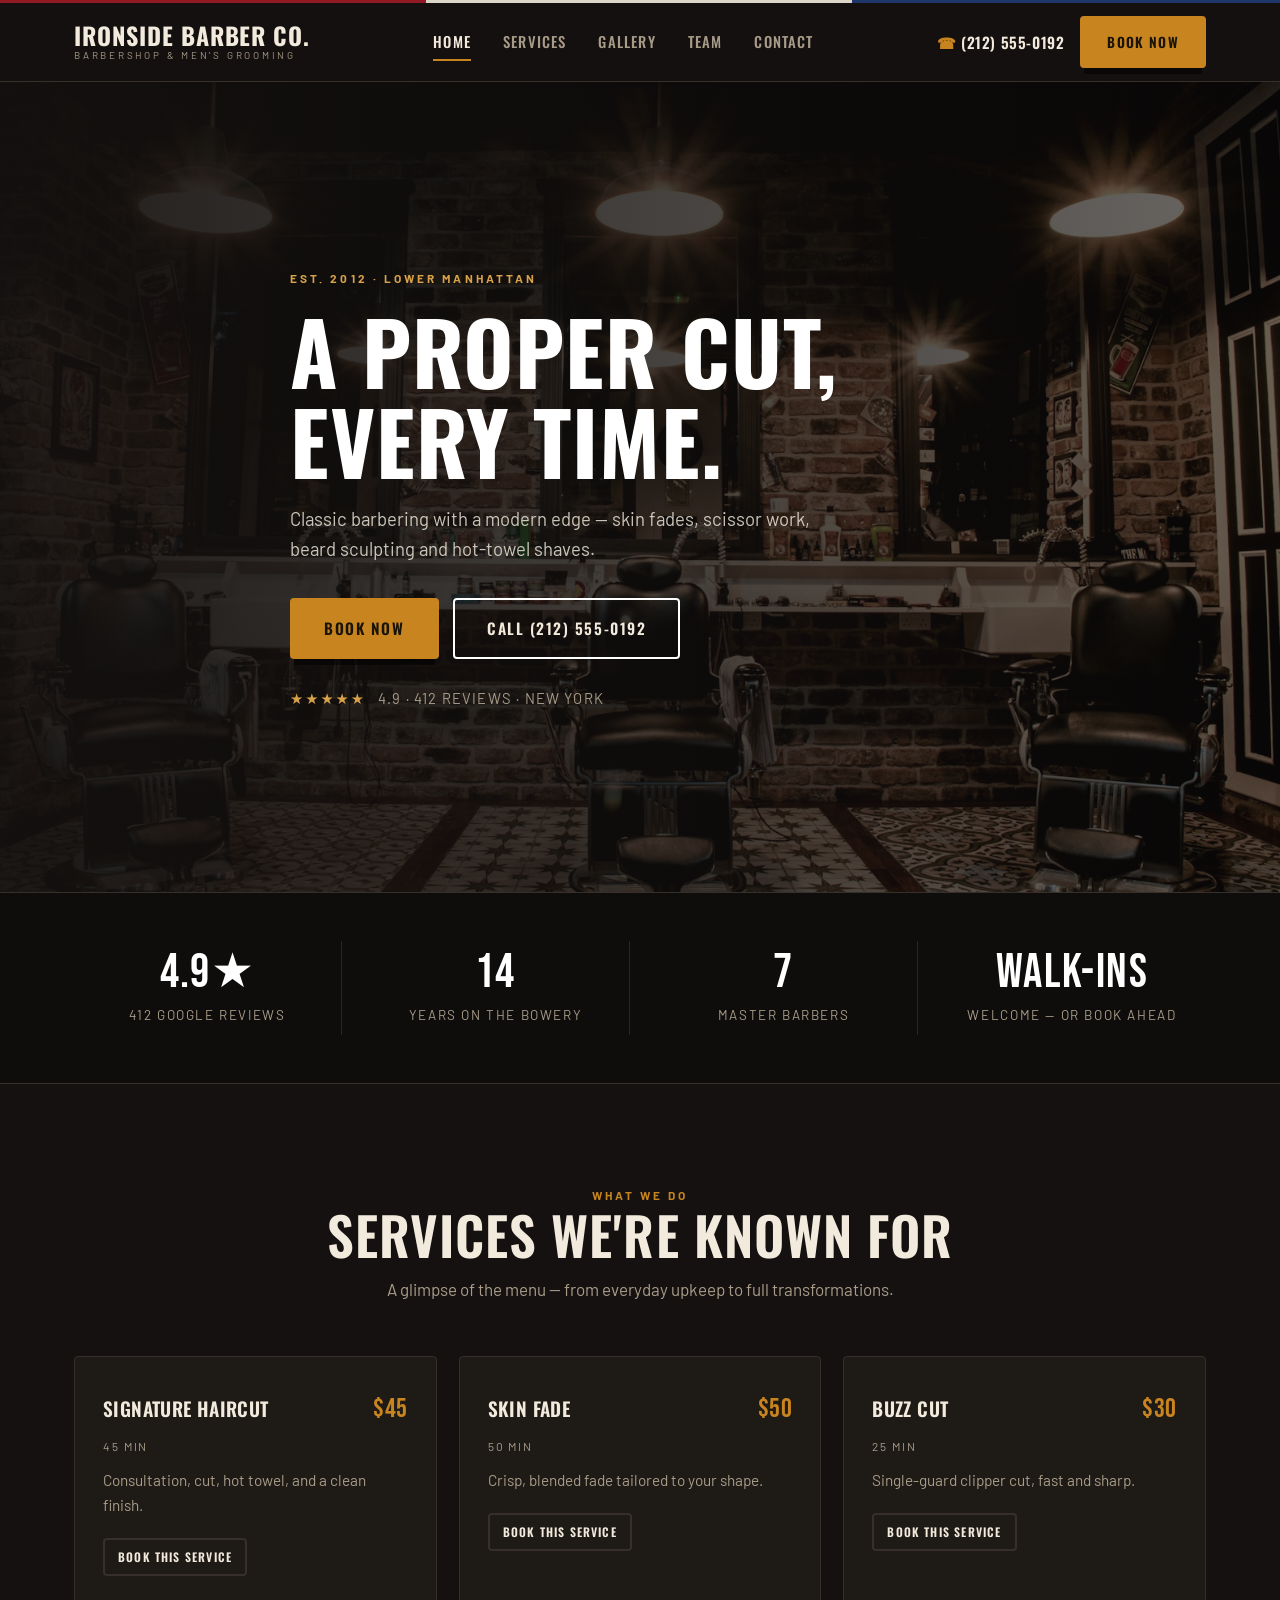
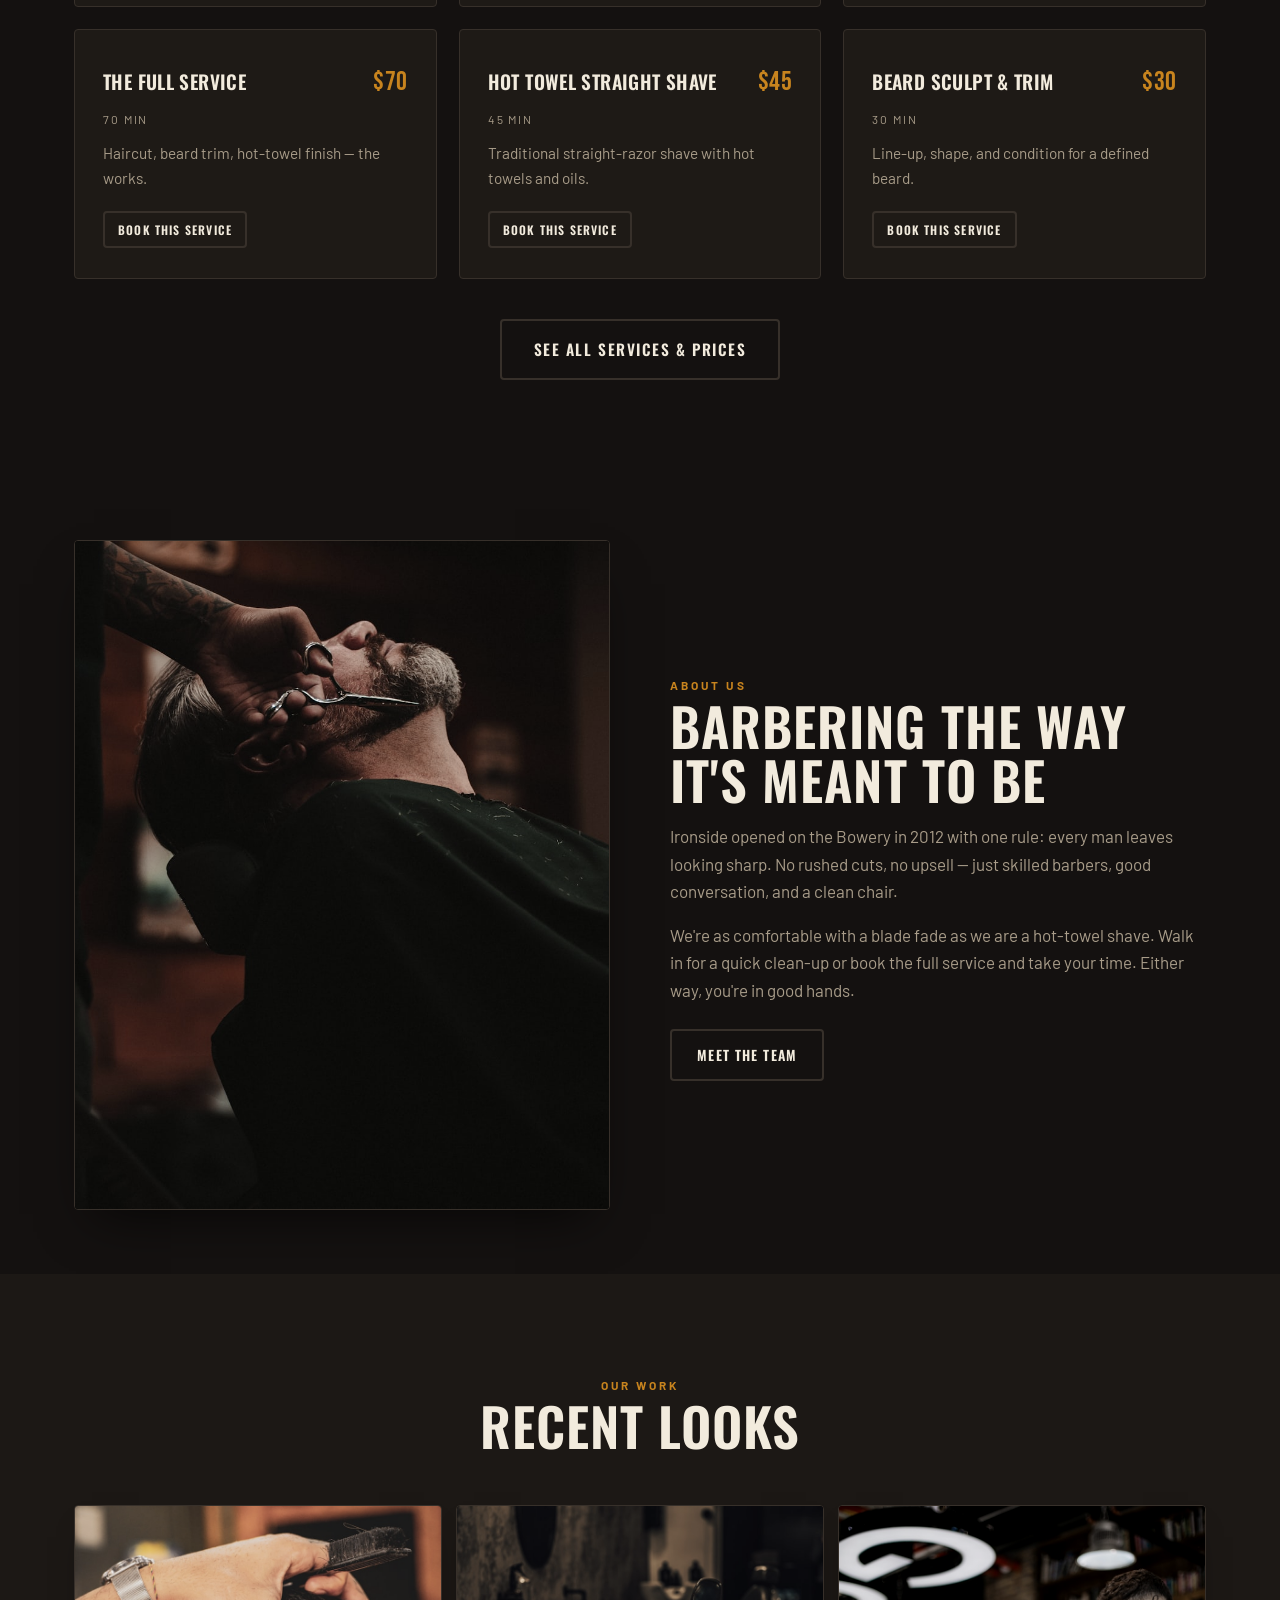
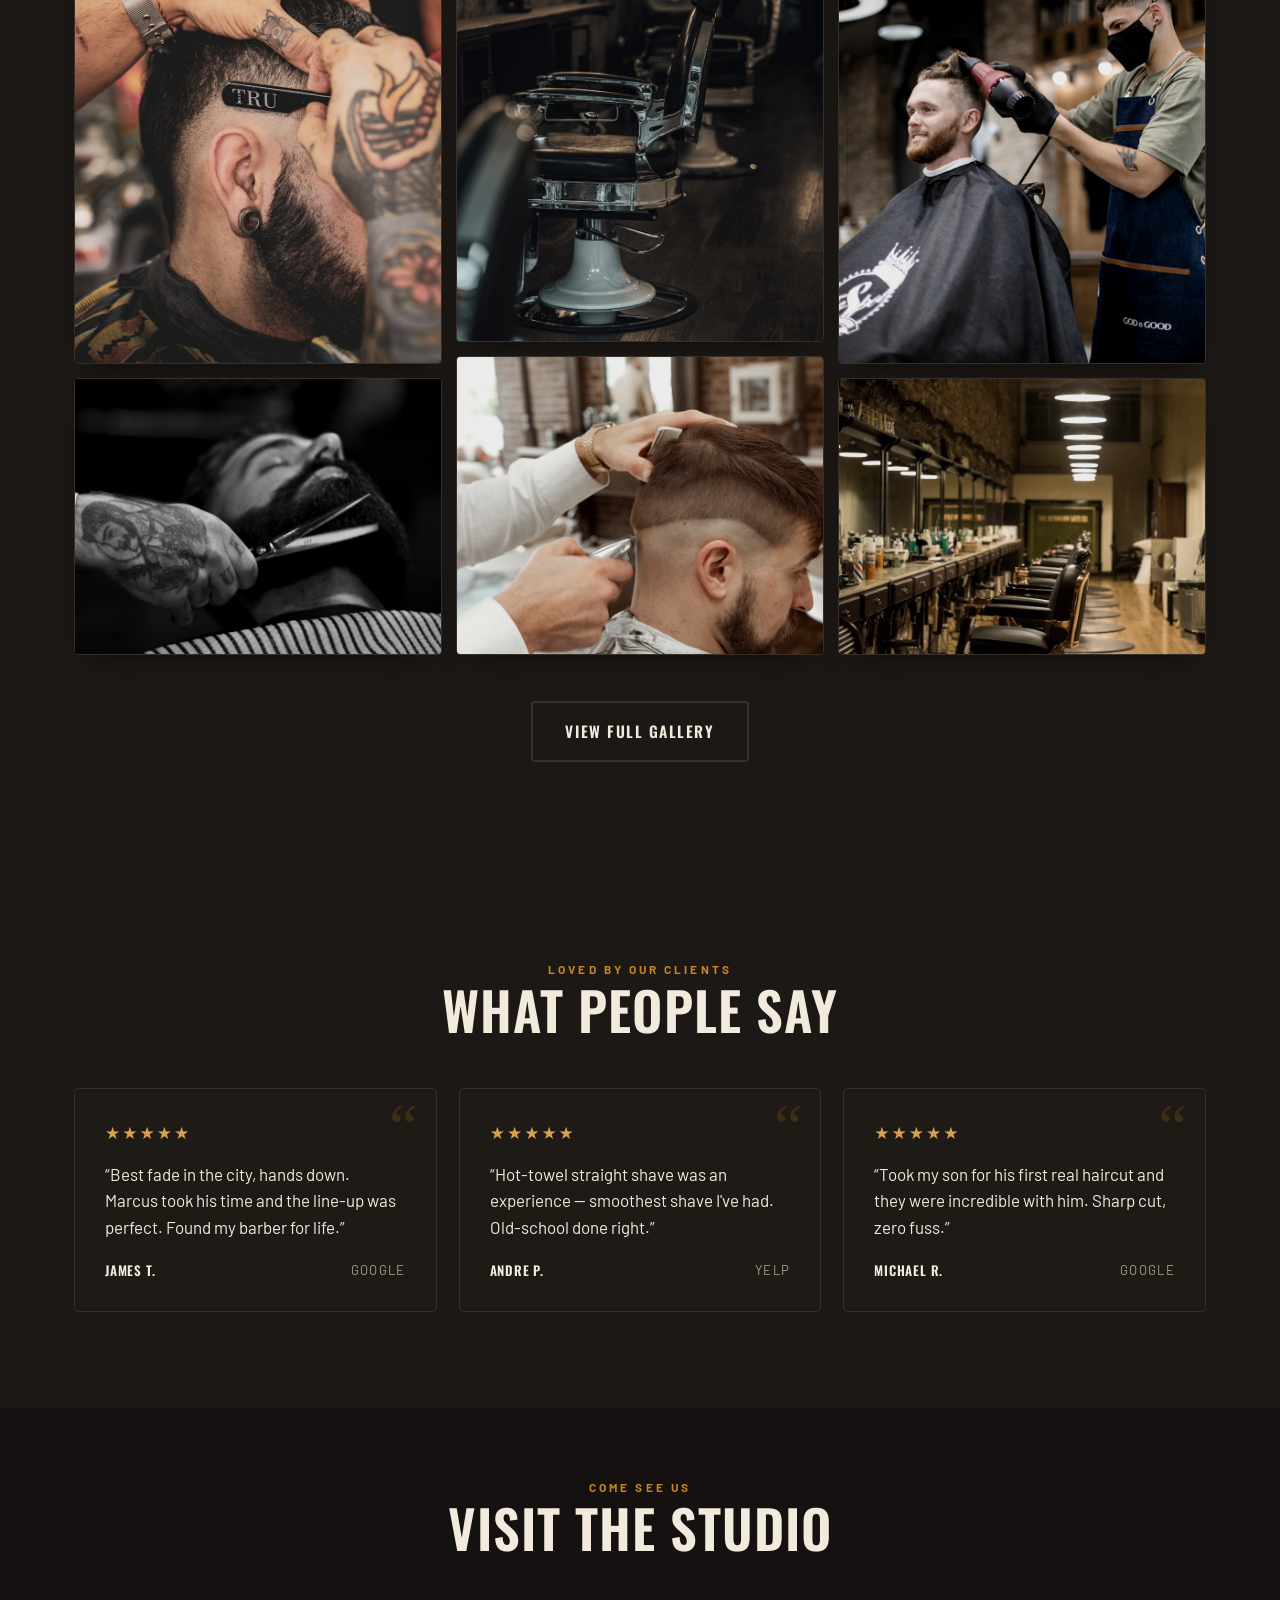
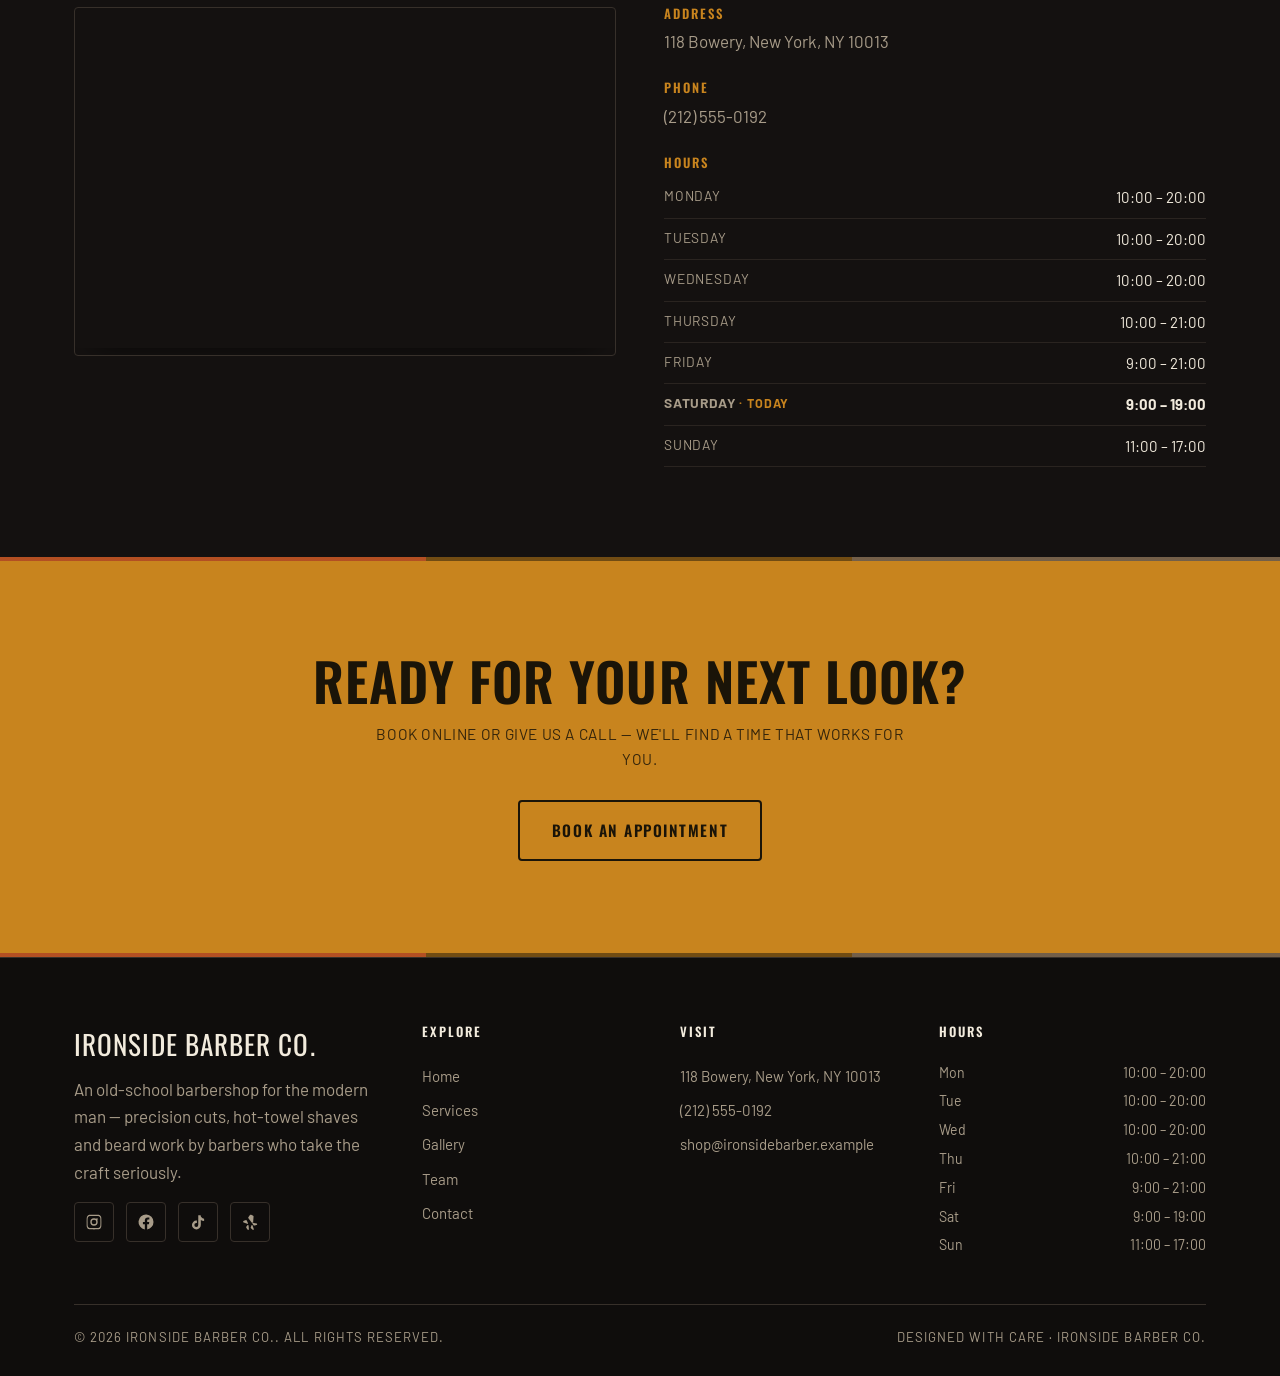
<file: index.html>
<!DOCTYPE html>
<html lang="en">
<head>
<meta charset="UTF-8" />
<meta name="viewport" content="width=device-width, initial-scale=1, viewport-fit=cover" />
<title>Home</title>
<meta name="description" content="Boutique hair & beauty studio — precision cuts, color, lashes and nails. Book your appointment today." />
<link rel="preconnect" href="https://fonts.googleapis.com" />
<link rel="preconnect" href="https://fonts.gstatic.com" crossorigin />
<link href="https://fonts.googleapis.com/css2?family=Bebas+Neue&family=Barlow:wght@400;500;600;700&family=Oswald:wght@400;500;600;700&display=swap" rel="stylesheet" />
<link rel="stylesheet" href="css/styles.css" />
</head>
<body data-page="home">
<div id="header"></div>

<!-- HERO -->
<section class="hero" id="hero"></section>

<!-- HIGHLIGHTS -->
<section class="highlights" id="highlights"></section>

<!-- SERVICES PREVIEW -->
<section class="section">
  <div class="wrap">
    <div class="sec-head center">
      <span class="eyebrow">What we do</span>
      <h2>Services we're known for</h2>
      <p>A glimpse of the menu — from everyday upkeep to full transformations.</p>
    </div>
    <div class="cards" id="homeServices"></div>
    <div class="center" style="margin-top:40px"><a class="btn btn--ghost btn--lg" href="services.html">See all services &amp; prices</a></div>
  </div>
</section>

<!-- ABOUT SPLIT -->
<section class="section section--tight">
  <div class="wrap"><div class="split" id="homeAbout"></div></div>
</section>

<!-- GALLERY PREVIEW -->
<section class="section alt">
  <div class="wrap">
    <div class="sec-head center"><span class="eyebrow">Our work</span><h2>Recent looks</h2></div>
    <div class="gallery-grid gallery-grid--preview" id="homeGallery"></div>
    <div class="center" style="margin-top:32px"><a class="btn btn--ghost btn--lg" href="gallery.html">View full gallery</a></div>
  </div>
</section>

<!-- REVIEWS -->
<section class="section reviews">
  <div class="wrap">
    <div class="sec-head center"><span class="eyebrow">Loved by our clients</span><h2>What people say</h2></div>
    <div class="rev-grid" id="homeReviews"></div>
  </div>
</section>

<!-- MAP / VISIT -->
<section class="section section--tight">
  <div class="wrap">
    <div class="sec-head center"><span class="eyebrow">Come see us</span><h2>Visit the studio</h2></div>
    <div class="info-grid">
      <div id="homeMap"></div>
      <div id="homeInfo"></div>
    </div>
  </div>
</section>

<!-- CTA BAND -->
<section class="section cta-band">
  <div class="wrap">
    <h2>Ready for your next look?</h2>
    <p>Book online or give us a call — we'll find a time that works for you.</p>
    <a class="btn btn--light btn--lg" href="contact.html">Book an appointment</a>
  </div>
</section>

<div id="footer"></div>
<script src="js/data.js"></script>
<script src="js/main.js"></script>
</body>
</html>
</file>
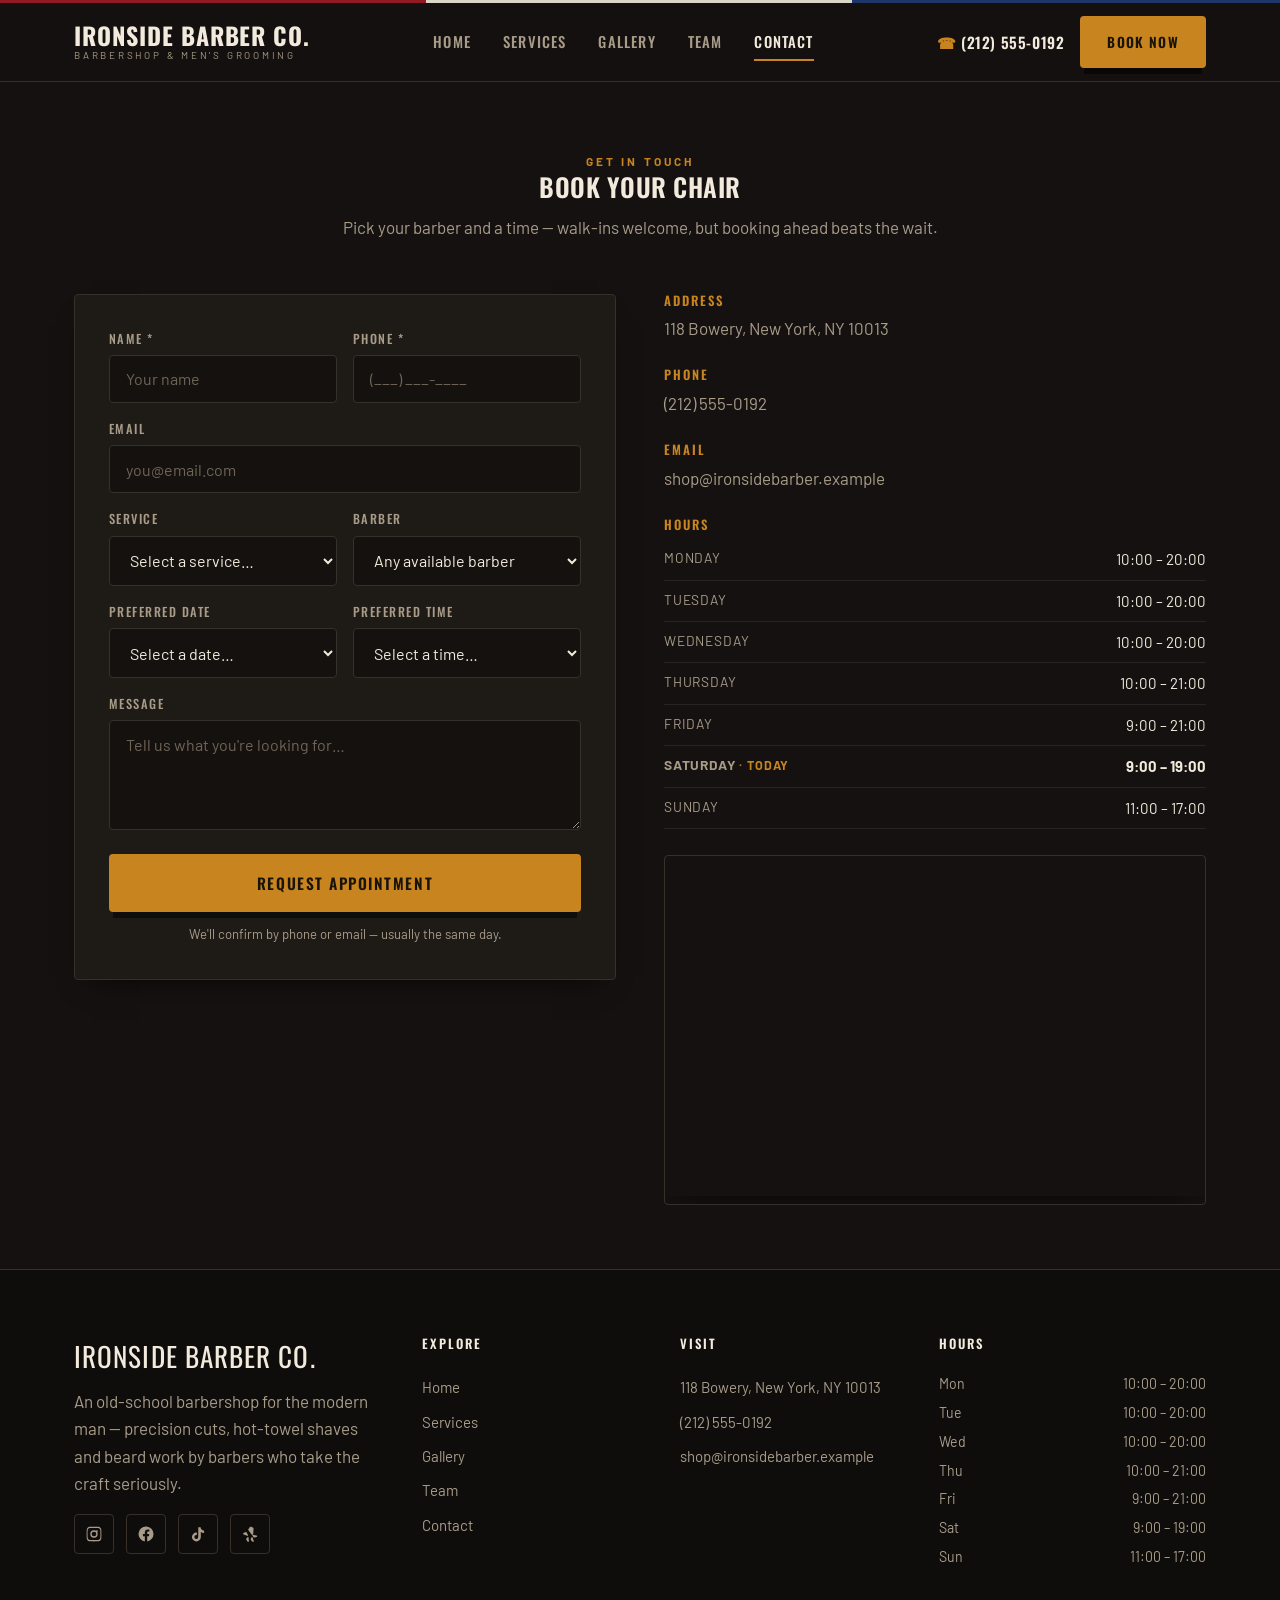
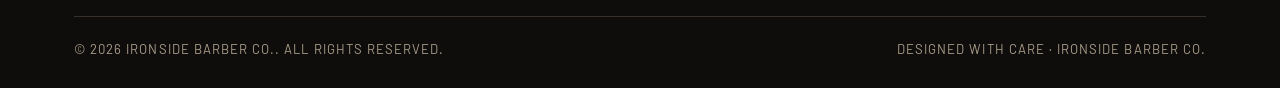
<file: contact.html>
<!DOCTYPE html>
<html lang="en">
<head>
<meta charset="UTF-8" />
<meta name="viewport" content="width=device-width, initial-scale=1, viewport-fit=cover" />
<title>Contact &amp; Booking</title>
<meta name="description" content="Book an appointment, find our address, hours and phone number." />
<link rel="preconnect" href="https://fonts.googleapis.com" />
<link rel="preconnect" href="https://fonts.gstatic.com" crossorigin />
<link href="https://fonts.googleapis.com/css2?family=Bebas+Neue&family=Barlow:wght@400;500;600;700&family=Oswald:wght@400;500;600;700&display=swap" rel="stylesheet" />
<link rel="stylesheet" href="css/styles.css" />
</head>
<body data-page="contact">
<div id="header"></div>

<section class="section section--tight">
  <div class="wrap">
    <div class="sec-head center" id="contactHead"></div>
    <div class="info-grid">
      <!-- FORM -->
      <div>
        <form class="form" id="bookForm" novalidate>
          <div class="prefill-note" id="prefillNote" style="display:none"></div>
          <div class="row">
            <div class="field"><label>Name *</label><input type="text" name="name" placeholder="Your name" required></div>
            <div class="field"><label>Phone *</label><input type="tel" name="phone" placeholder="(___) ___-____" required></div>
          </div>
          <div class="field"><label>Email</label><input type="email" name="email" placeholder="you@email.com"></div>
          <div class="row">
            <div class="field"><label>Service</label><select name="service" id="svcSelect"></select></div>
            <div class="field"><label>Barber</label><select name="master" id="masterSelect"></select></div>
          </div>
          <div class="row">
            <div class="field"><label>Preferred date</label><select name="date" id="dateSelect"></select></div>
            <div class="field"><label>Preferred time</label><select name="time" id="timeSelect"></select></div>
          </div>
          <div class="field"><label>Message</label><textarea name="message" placeholder="Tell us what you're looking for…"></textarea></div>
          <button class="btn btn--primary btn--block btn--lg" type="submit">Request appointment</button>
          <p class="form__note">We'll confirm by phone or email — usually the same day.</p>
        </form>
        <div class="form form-success" id="formSuccess">
          <div class="form-success__check"><svg viewBox="0 0 24 24" width="32" height="32" fill="none" stroke="#16a34a" stroke-width="2.4" stroke-linecap="round" stroke-linejoin="round"><path d="M20 6L9 17l-5-5"/></svg></div>
          <h3>Request sent!</h3>
          <p>Thank you — we've received your request and will be in touch shortly to confirm.</p>
        </div>
      </div>
      <!-- INFO + MAP -->
      <div id="contactInfo"></div>
    </div>
  </div>
</section>

<div id="footer"></div>
<script src="js/data.js"></script>
<script src="js/main.js"></script>
</body>
</html>
</file>
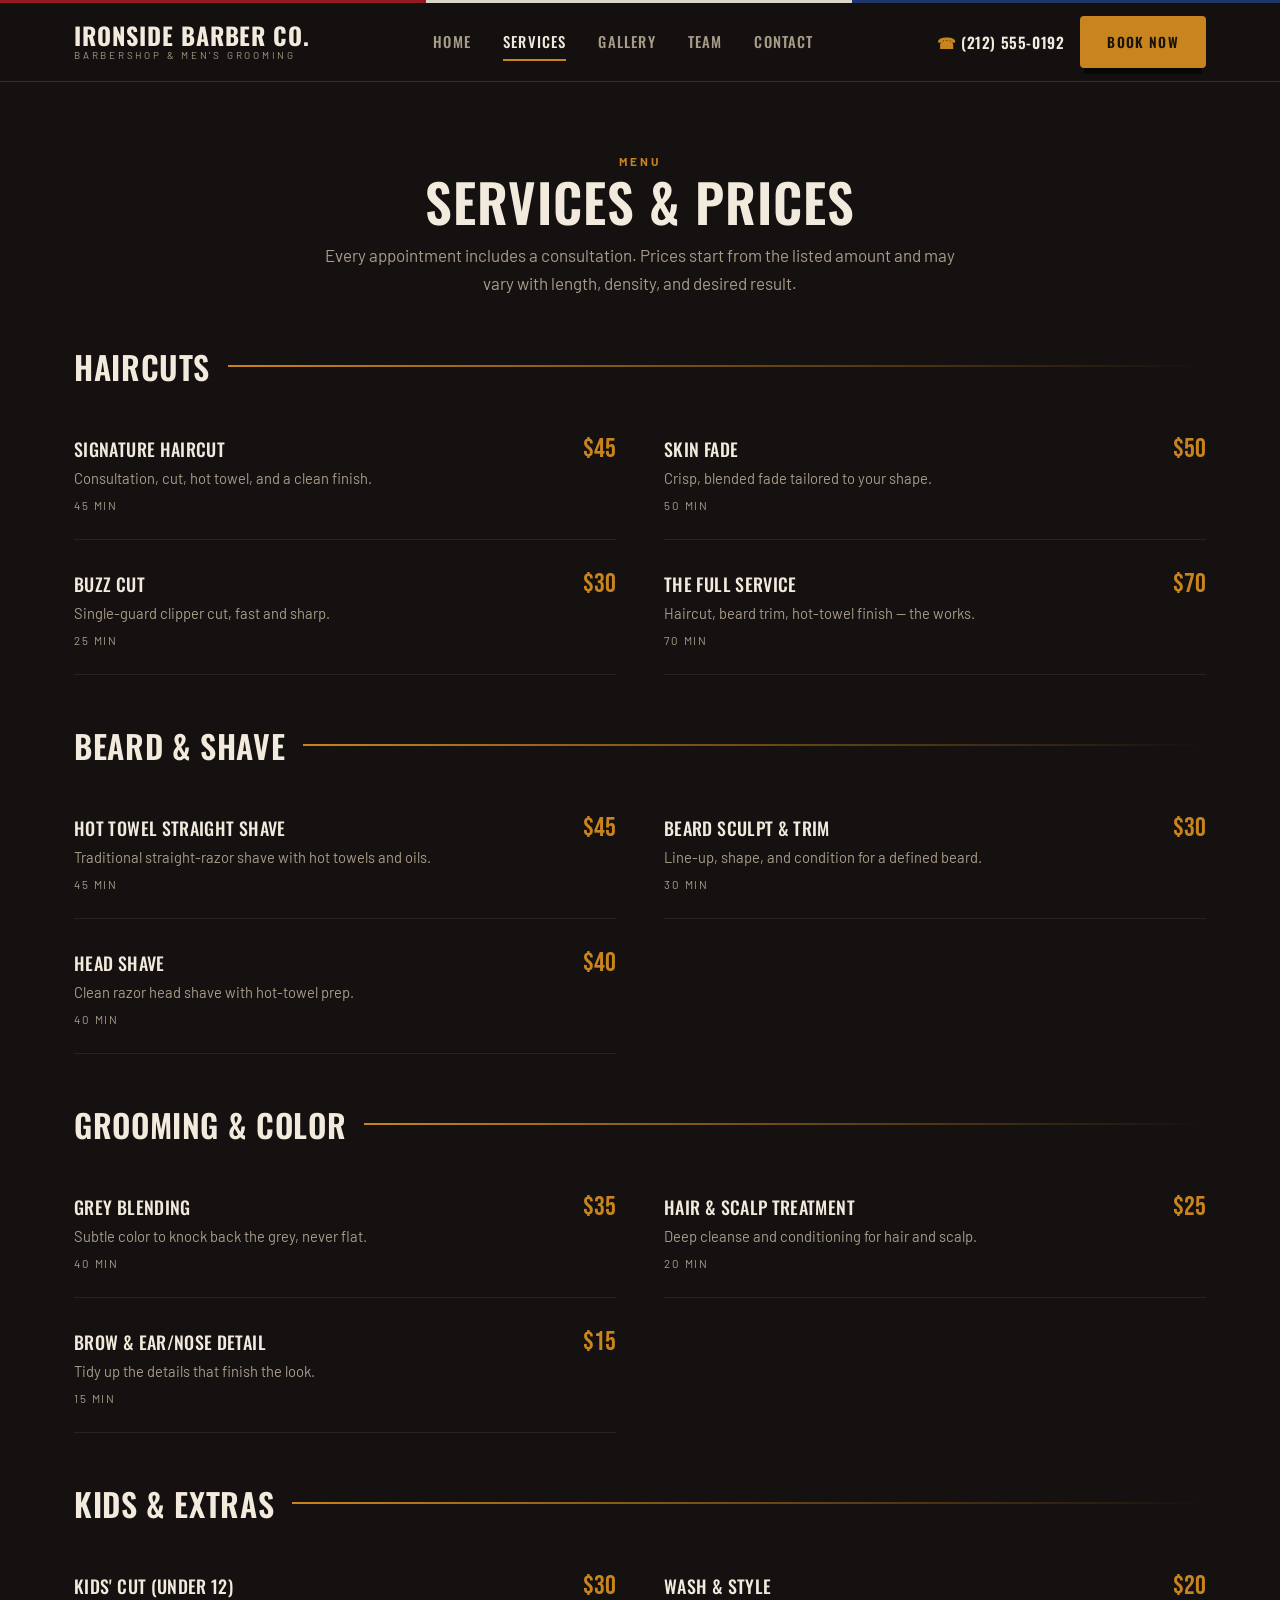
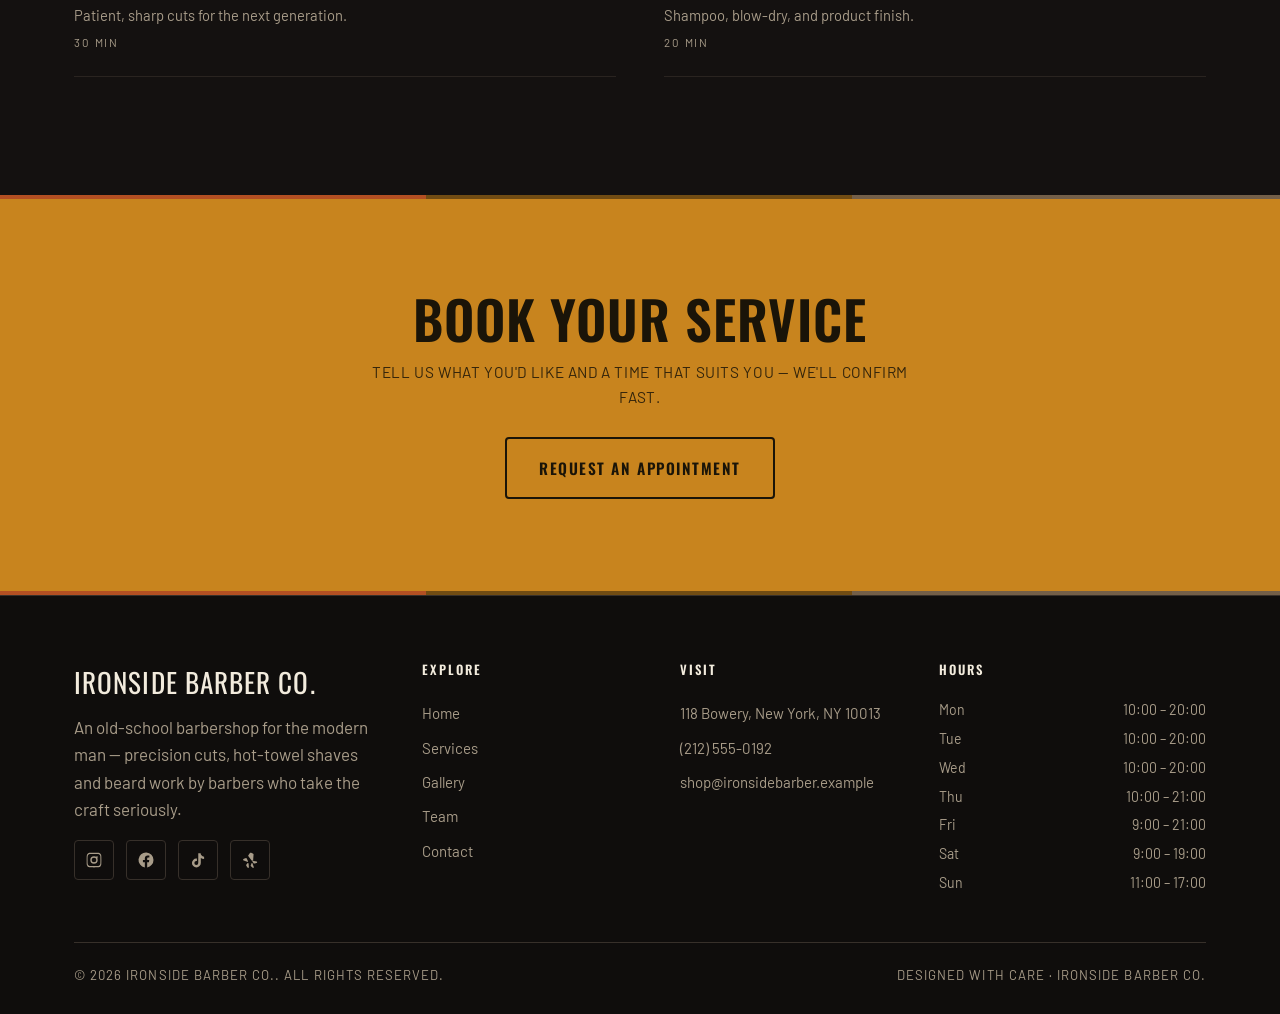
<file: services.html>
<!DOCTYPE html>
<html lang="en">
<head>
<meta charset="UTF-8" />
<meta name="viewport" content="width=device-width, initial-scale=1, viewport-fit=cover" />
<title>Services &amp; Prices</title>
<meta name="description" content="Full service menu with prices — hair, color, nails, lashes, brows, skin and waxing." />
<link rel="preconnect" href="https://fonts.googleapis.com" />
<link rel="preconnect" href="https://fonts.gstatic.com" crossorigin />
<link href="https://fonts.googleapis.com/css2?family=Bebas+Neue&family=Barlow:wght@400;500;600;700&family=Oswald:wght@400;500;600;700&display=swap" rel="stylesheet" />
<link rel="stylesheet" href="css/styles.css" />
</head>
<body data-page="services">
<div id="header"></div>

<section class="section section--tight">
  <div class="wrap">
    <div class="sec-head center"><span class="eyebrow">Menu</span><h2>Services &amp; prices</h2>
      <p>Every appointment includes a consultation. Prices start from the listed amount and may vary with length, density, and desired result.</p>
    </div>
    <div id="svcGroups"></div>
  </div>
</section>

<section class="section cta-band">
  <div class="wrap">
    <h2>Book your service</h2>
    <p>Tell us what you'd like and a time that suits you — we'll confirm fast.</p>
    <a class="btn btn--light btn--lg" href="contact.html">Request an appointment</a>
  </div>
</section>

<div id="footer"></div>
<script src="js/data.js"></script>
<script src="js/main.js"></script>
</body>
</html>
</file>
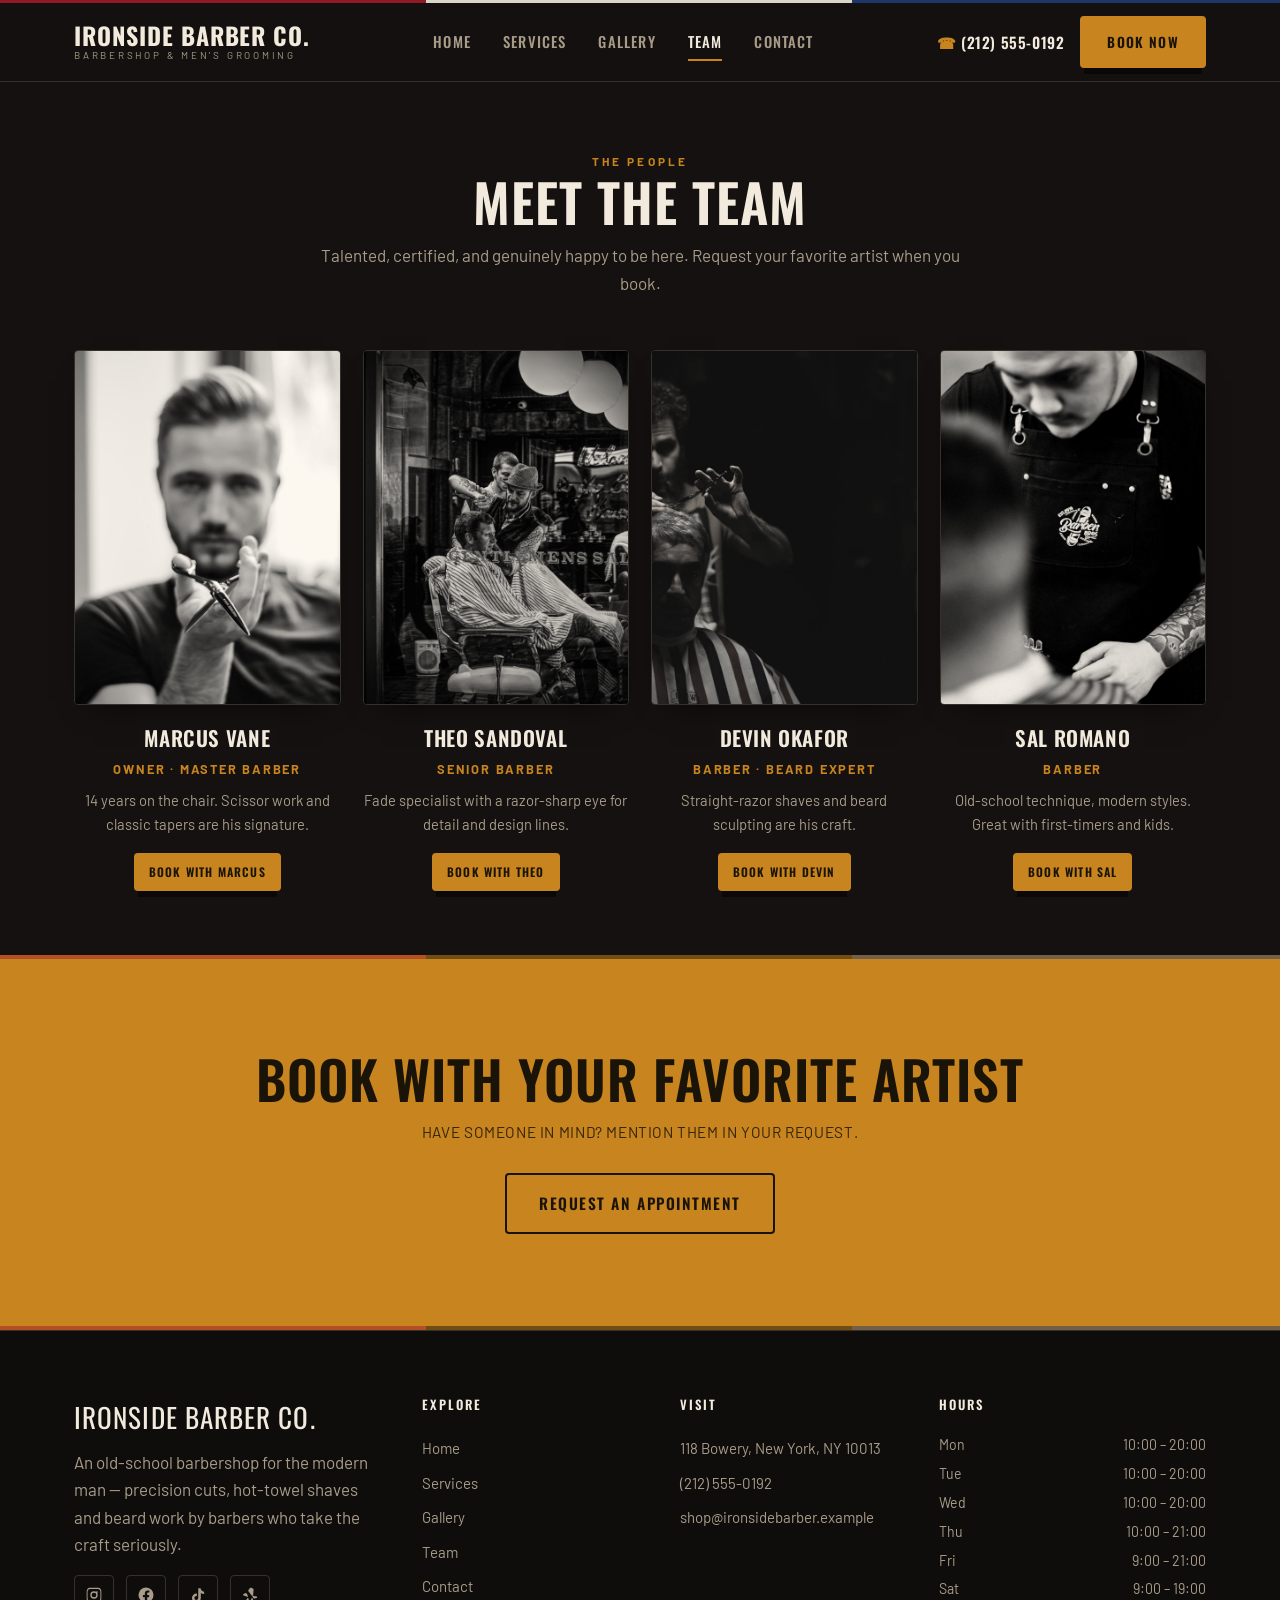
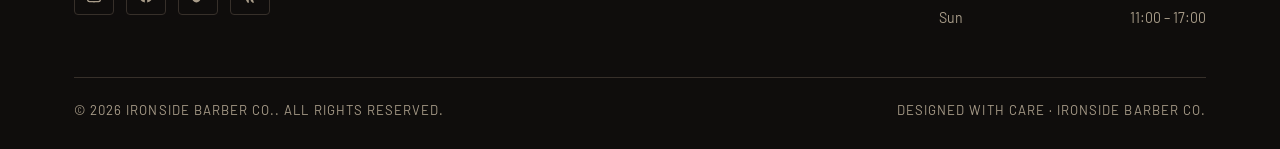
<file: team.html>
<!DOCTYPE html>
<html lang="en">
<head>
<meta charset="UTF-8" />
<meta name="viewport" content="width=device-width, initial-scale=1, viewport-fit=cover" />
<title>Our Team</title>
<meta name="description" content="Meet the stylists and artists behind the chair." />
<link rel="preconnect" href="https://fonts.googleapis.com" />
<link rel="preconnect" href="https://fonts.gstatic.com" crossorigin />
<link href="https://fonts.googleapis.com/css2?family=Bebas+Neue&family=Barlow:wght@400;500;600;700&family=Oswald:wght@400;500;600;700&display=swap" rel="stylesheet" />
<link rel="stylesheet" href="css/styles.css" />
</head>
<body data-page="team">
<div id="header"></div>

<section class="section section--tight">
  <div class="wrap">
    <div class="sec-head center"><span class="eyebrow">The people</span><h2>Meet the team</h2>
      <p>Talented, certified, and genuinely happy to be here. Request your favorite artist when you book.</p>
    </div>
    <div class="team-grid" id="teamGrid"></div>
  </div>
</section>

<section class="section cta-band">
  <div class="wrap">
    <h2>Book with your favorite artist</h2>
    <p>Have someone in mind? Mention them in your request.</p>
    <a class="btn btn--light btn--lg" href="contact.html">Request an appointment</a>
  </div>
</section>

<div id="footer"></div>
<script src="js/data.js"></script>
<script src="js/main.js"></script>
</body>
</html>
</file>
<file: css/styles.css>
/* =============================================================================
   SITE TEMPLATE — STYLES · THEME VARIANT: BARBERSHOP (dark / masculine)
   Font pairing: Oswald (condensed display, UPPERCASE signage) + Barlow (body).
   Bebas Neue for big stat numerals. Colors come from --brand/--brand-dark/
   --accent, injected from data.js. Edit data.js for client work, not this file.
   ========================================================================== */

:root{
  --brand:#C8841E;
  --brand-dark:#9C6414;
  --accent:#D8A24B;

  --bg:#141110;            /* near-black warm */
  --bg-2:#1C1815;          /* charcoal section */
  --card:#1E1A16;          /* card surface */
  --ink:#F2EBDD;           /* bone text (never pure white) */
  --ink-soft:#a89c89;      /* muted warm grey */
  --line:#37302a;          /* steel/dark hairline */
  --line-soft:#2a2420;
  --shadow:0 24px 50px -20px rgba(0,0,0,.7);
  --shadow-sm:0 14px 30px -18px rgba(0,0,0,.75);
  --radius:4px;            /* squared, not pill */
  --maxw:1180px;
  --ease:cubic-bezier(.2,.6,.2,1);
}

*{box-sizing:border-box;margin:0;padding:0}
html{scroll-behavior:smooth;-webkit-text-size-adjust:100%}
body{
  font-family:"Barlow",system-ui,sans-serif;
  color:var(--ink);
  background:var(--bg);
  line-height:1.62;
  font-size:17px;
  overflow-x:hidden;
  position:relative;
}
/* fine grain texture overlay across the whole page (cheap, GPU-friendly:
   layered hairline gradients give a subtle woven/film-grain feel without a
   per-paint SVG noise filter) */
body::before{
  content:"";position:fixed;inset:0;z-index:1;pointer-events:none;opacity:.5;
  background-image:
    repeating-linear-gradient(0deg, rgba(255,255,255,.012) 0 1px, transparent 1px 3px),
    repeating-linear-gradient(90deg, rgba(0,0,0,.10) 0 1px, transparent 1px 3px);
  background-size:3px 3px;
  mix-blend-mode:overlay;
}
body>*{position:relative;z-index:2}
img{max-width:100%;display:block}
a{color:inherit;text-decoration:none}
button{font-family:inherit;cursor:pointer}

h1,h2,h3,h4,.display{font-family:"Oswald","Barlow",sans-serif;font-weight:600;line-height:1.04;text-transform:uppercase;letter-spacing:.02em}
h2{font-size:clamp(2rem,4.6vw,3.3rem)}
h3{font-size:1.5rem}
.eyebrow{
  font-family:"Barlow",sans-serif;font-weight:700;text-transform:uppercase;
  letter-spacing:.26em;font-size:.74rem;color:var(--brand);
}

.wrap{max-width:var(--maxw);margin:0 auto;padding:0 24px}
.section{padding:96px 0;background:var(--bg)}
.section--tight{padding:64px 0}
.section.alt{background:var(--bg-2)}
.center{text-align:center}
.sec-head{max-width:660px;margin:0 auto 52px}
.sec-head.center{margin-inline:auto}
.sec-head p{color:var(--ink-soft);margin-top:14px;text-transform:none}

/* ---- BUTTONS (squared, fill-flip, hard shadow) ------------------------- */
.btn{
  display:inline-flex;align-items:center;justify-content:center;gap:.55em;
  padding:.95em 1.8em;border-radius:var(--radius);font-weight:600;font-size:.86rem;
  font-family:"Oswald",sans-serif;text-transform:uppercase;letter-spacing:.1em;
  border:2px solid transparent;transition:transform .18s var(--ease),
  background .18s var(--ease),color .18s var(--ease),border-color .18s var(--ease),box-shadow .18s var(--ease);
  white-space:nowrap;
}
.btn:active{transform:translateY(1px)}
.btn--primary{background:var(--brand);color:#1a1408;border-color:var(--brand);box-shadow:0 10px 0 -4px rgba(0,0,0,.5)}
.btn--primary:hover{background:var(--brand-dark);border-color:var(--brand-dark);color:#fff;transform:translateY(-2px);box-shadow:0 14px 0 -4px rgba(0,0,0,.55)}
.btn--ghost{background:transparent;color:var(--ink);border-color:var(--line)}
.btn--ghost:hover{background:var(--brand);border-color:var(--brand);color:#1a1408;transform:translateY(-2px)}
.btn--light{background:transparent;color:var(--ink);border-color:#fff}
.btn--light:hover{background:#fff;color:var(--bg);transform:translateY(-2px)}
.btn--block{width:100%}
.btn--lg{padding:1.05em 2.1em;font-size:.96rem}
.btn--sm{padding:.62em 1.1em;font-size:.74rem}

/* ---- HEADER ------------------------------------------------------------ */
.site-header{
  position:sticky;top:0;z-index:60;
  background:rgba(20,17,16,.9);backdrop-filter:saturate(120%) blur(10px);
  border-bottom:1px solid var(--line);transition:box-shadow .3s,background .3s;
}
/* heritage barber-pole stripe — thin, used once at the very top */
.site-header::before{
  content:"";display:block;height:3px;width:100%;
  background:linear-gradient(90deg,#9e1b27 0 33.3%,#f2ebdd 33.3% 66.6%,#1f3a73 66.6% 100%);
  opacity:.9;
}
.site-header.scrolled{box-shadow:0 10px 30px -20px #000}
.nav{display:flex;align-items:center;justify-content:space-between;height:78px}
.brand{display:flex;flex-direction:column;line-height:1;gap:4px}
.brand__name{font-family:"Oswald",sans-serif;font-size:1.5rem;font-weight:700;letter-spacing:.04em;text-transform:uppercase}
.brand__type{font-size:.62rem;text-transform:uppercase;letter-spacing:.28em;color:var(--ink-soft)}
.nav__links{display:flex;align-items:center;gap:32px}
.nav__links a{font-family:"Oswald",sans-serif;font-size:.92rem;text-transform:uppercase;letter-spacing:.08em;font-weight:500;
  position:relative;padding:4px 0;color:var(--ink-soft);transition:color .2s}
.nav__links a::after{content:"";position:absolute;left:0;bottom:-3px;width:0;height:2px;background:var(--brand);transition:width .25s var(--ease)}
.nav__links a:hover,.nav__links a.active{color:var(--ink)}
.nav__links a:hover::after,.nav__links a.active::after{width:100%}
.nav__cta{display:flex;align-items:center;gap:16px}
.nav__phone{font-family:"Oswald",sans-serif;font-weight:600;font-size:.95rem;white-space:nowrap;letter-spacing:.04em}
.nav__phone span{color:var(--brand)}
.burger{display:none;flex-direction:column;gap:5px;background:none;border:0;padding:8px}
.burger span{width:26px;height:2px;background:var(--ink);transition:.3s}
.burger.open span:nth-child(1){transform:translateY(7px) rotate(45deg)}
.burger.open span:nth-child(2){opacity:0}
.burger.open span:nth-child(3){transform:translateY(-7px) rotate(-45deg)}

/* ---- HERO -------------------------------------------------------------- */
.hero{position:relative;min-height:90vh;display:flex;align-items:center;color:var(--ink);isolation:isolate}
.hero__bg{position:absolute;inset:0;z-index:-2;object-fit:cover;width:100%;height:100%;
  filter:grayscale(35%) contrast(1.08) brightness(.62) sepia(.12)}
.hero::after{content:"";position:absolute;inset:0;z-index:-1;
  background:linear-gradient(90deg,rgba(20,17,16,.92) 0%,rgba(20,17,16,.7) 45%,rgba(20,17,16,.4) 100%)}
.hero__inner{max-width:700px;padding:120px 0}
.hero .eyebrow{color:var(--accent)}
.hero h1{font-size:clamp(2.8rem,7vw,5.4rem);margin:16px 0 18px;color:#fff;font-weight:700;letter-spacing:.01em}
.hero p{font-size:1.16rem;max-width:560px;color:rgba(242,235,221,.82)}
.hero__cta{display:flex;gap:14px;margin-top:34px;flex-wrap:wrap}
.hero__rating{display:flex;align-items:center;gap:12px;margin-top:28px;font-size:.92rem;color:var(--ink-soft);text-transform:uppercase;letter-spacing:.08em}
.hero__stars{color:var(--accent);letter-spacing:2px}

/* ---- HIGHLIGHTS STRIP -------------------------------------------------- */
.highlights{background:#0f0d0c;border-top:1px solid var(--line);border-bottom:1px solid var(--line)}
.highlights__grid{display:grid;grid-template-columns:repeat(4,1fr);gap:20px;padding:48px 0}
.hl{text-align:center;padding:8px;border-right:1px solid var(--line-soft)}
.hl:last-child{border-right:0}
.hl__big{font-family:"Bebas Neue","Oswald",sans-serif;font-size:3rem;font-weight:400;letter-spacing:.03em;color:#fff;line-height:1}
.hl__big span{color:var(--accent)}
.hl__small{font-size:.84rem;color:var(--ink-soft);margin-top:8px;text-transform:uppercase;letter-spacing:.12em}

/* ---- SERVICE CARDS ----------------------------------------------------- */
.cards{display:grid;grid-template-columns:repeat(3,1fr);gap:22px}
.scard{
  background:var(--card);border:1px solid var(--line);border-radius:var(--radius);
  padding:30px 28px;transition:transform .25s var(--ease),box-shadow .25s var(--ease),border-color .25s;
  display:flex;flex-direction:column;
}
.scard:hover{transform:translateY(-5px);border-color:var(--brand);box-shadow:var(--shadow),0 0 0 1px var(--brand)}
.scard__top{display:flex;justify-content:space-between;align-items:baseline;gap:14px}
.scard__name{font-family:"Oswald",sans-serif;font-size:1.2rem;font-weight:600;text-transform:uppercase;letter-spacing:.02em}
.scard__price{font-family:"Bebas Neue","Oswald",sans-serif;font-size:1.7rem;color:var(--brand);white-space:nowrap;letter-spacing:.02em}
.scard__meta{font-size:.74rem;color:var(--ink-soft);text-transform:uppercase;letter-spacing:.16em;margin:6px 0 12px}
.scard__desc{color:var(--ink-soft);font-size:.96rem}
.scard__book{margin-top:20px;align-self:flex-start}

/* ---- SERVICES PAGE (grouped) ------------------------------------------ */
.svc-group{margin-bottom:54px}
.svc-group__head{display:flex;align-items:center;gap:18px;margin-bottom:24px}
.svc-group__head h3{font-size:2rem;white-space:nowrap;color:var(--ink)}
.svc-group__head::after{content:"";flex:1;height:2px;background:linear-gradient(90deg,var(--brand),transparent)}
.svc-list{display:grid;grid-template-columns:1fr 1fr;gap:2px 48px}
.svc-row{display:flex;justify-content:space-between;gap:20px;align-items:baseline;
  padding:20px 0;border-bottom:1px solid var(--line-soft)}
.svc-row__l{flex:1}
.svc-row__name{font-family:"Oswald",sans-serif;font-weight:500;font-size:1.12rem;text-transform:uppercase;letter-spacing:.02em}
.svc-row__desc{color:var(--ink-soft);font-size:.92rem;margin-top:3px}
.svc-row__meta{font-size:.72rem;color:var(--ink-soft);text-transform:uppercase;letter-spacing:.16em;margin-top:5px}
.svc-row__r{display:flex;flex-direction:column;align-items:flex-end;gap:10px;flex-shrink:0}
.svc-row__price{font-family:"Bebas Neue","Oswald",sans-serif;font-size:1.7rem;color:var(--brand);white-space:nowrap}
.svc-row__book{opacity:0;transform:translateY(-4px);transition:opacity .2s,transform .2s}
.svc-row:hover .svc-row__book{opacity:1;transform:none}
@media(hover:none){.svc-row__book{opacity:1;transform:none}}

/* ---- GALLERY ----------------------------------------------------------- */
.gallery-grid{columns:3;column-gap:14px}
.gallery-grid--preview{columns:3}
.gphoto{position:relative;break-inside:avoid;margin-bottom:14px;border-radius:var(--radius);overflow:hidden;
  cursor:pointer;box-shadow:var(--shadow-sm);background:#000;border:1px solid var(--line)}
.gphoto img{width:100%;transition:transform .5s var(--ease),filter .4s;filter:grayscale(30%) contrast(1.05) brightness(.92)}
.gphoto:hover img{transform:scale(1.06);filter:grayscale(0%) contrast(1.05) brightness(1)}
.gphoto::after{content:"";position:absolute;inset:0;border:0 solid var(--brand);transition:border-width .2s;pointer-events:none}
.gphoto:hover::after{border-width:3px}
.gphoto__cap{position:absolute;inset:auto 0 0 0;padding:30px 16px 14px;color:#fff;font-size:.82rem;
  text-transform:uppercase;letter-spacing:.14em;font-family:"Oswald",sans-serif;
  background:linear-gradient(transparent,rgba(0,0,0,.85));opacity:0;transition:opacity .25s}
.gphoto:hover .gphoto__cap{opacity:1}

/* lightbox */
.lightbox{position:fixed;inset:0;z-index:100;background:rgba(8,6,5,.95);
  display:none;align-items:center;justify-content:center;padding:30px}
.lightbox.open{display:flex;animation:fade .25s}
.lightbox img{max-width:92vw;max-height:86vh;border-radius:var(--radius);box-shadow:0 30px 80px rgba(0,0,0,.8)}
.lightbox__close{position:absolute;top:24px;right:30px;background:none;border:0;color:#fff;font-size:2.4rem;line-height:1}
.lightbox__nav{position:absolute;top:50%;transform:translateY(-50%);background:rgba(255,255,255,.1);
  border:0;color:#fff;font-size:2rem;width:54px;height:54px;border-radius:var(--radius);transition:background .2s}
.lightbox__nav:hover{background:var(--brand);color:#1a1408}
.lightbox__nav.prev{left:24px}.lightbox__nav.next{right:24px}

/* ---- ABOUT / SPLIT ----------------------------------------------------- */
.split{display:grid;grid-template-columns:1fr 1fr;gap:60px;align-items:center}
.split__media{border-radius:var(--radius);overflow:hidden;box-shadow:var(--shadow);aspect-ratio:4/5;background:#000;border:1px solid var(--line)}
.split__media img{width:100%;height:100%;object-fit:cover;filter:grayscale(25%) contrast(1.06) brightness(.95)}
.split__body p{color:var(--ink-soft);margin-top:16px}
.split--reverse .split__media{order:2}

/* ---- TEAM -------------------------------------------------------------- */
.team-grid{display:grid;grid-template-columns:repeat(4,1fr);gap:22px}
.tcard{text-align:center}
.tcard__photo{aspect-ratio:3/4;border-radius:var(--radius);overflow:hidden;box-shadow:var(--shadow-sm);
  background:#000;margin-bottom:16px;border:1px solid var(--line)}
.tcard__photo img{width:100%;height:100%;object-fit:cover;transition:transform .5s var(--ease),filter .4s;
  filter:grayscale(85%) contrast(1.08) brightness(.95) sepia(.12)}
.tcard:hover .tcard__photo img{transform:scale(1.05);filter:grayscale(0%) contrast(1.05) brightness(1)}
.tcard__name{font-family:"Oswald",sans-serif;font-size:1.3rem;font-weight:600;text-transform:uppercase;letter-spacing:.03em}
.tcard__role{color:var(--brand);font-size:.8rem;font-weight:700;margin:4px 0 10px;text-transform:uppercase;letter-spacing:.14em}
.tcard__bio{color:var(--ink-soft);font-size:.92rem}
.tcard__book{margin-top:16px}
.team-empty{text-align:center;padding:60px;border:2px dashed var(--line);border-radius:var(--radius);color:var(--ink-soft)}

/* ---- REVIEWS ----------------------------------------------------------- */
.reviews{background:var(--bg-2)}
.rev-grid{display:grid;grid-template-columns:repeat(3,1fr);gap:22px}
.rcard{background:var(--card);border:1px solid var(--line);border-radius:var(--radius);padding:30px;position:relative}
.rcard::before{content:"\201C";position:absolute;top:6px;right:18px;font-family:Georgia,serif;font-size:4rem;color:var(--brand);opacity:.18;line-height:1}
.rcard__stars{color:var(--accent);letter-spacing:2px;margin-bottom:14px}
.rcard__text{font-size:1.06rem;line-height:1.55;color:var(--ink)}
.rcard__foot{display:flex;justify-content:space-between;align-items:center;margin-top:20px;
  font-size:.82rem;color:var(--ink-soft);text-transform:uppercase;letter-spacing:.1em}
.rcard__author{font-family:"Oswald",sans-serif;font-weight:600;color:var(--ink);letter-spacing:.06em}

/* ---- INFO / MAP / CONTACT --------------------------------------------- */
.info-grid{display:grid;grid-template-columns:1fr 1fr;gap:48px;align-items:start}
.info-block{margin-bottom:26px}
.info-block h4{font-family:"Oswald",sans-serif;text-transform:uppercase;letter-spacing:.16em;
  font-size:.8rem;color:var(--brand);margin-bottom:8px;font-weight:600}
.info-block p,.info-block a{color:var(--ink-soft)}
.info-block a:hover{color:var(--brand)}
.hours-list{list-style:none}
.hours-list li{display:flex;justify-content:space-between;padding:8px 0;border-bottom:1px solid var(--line-soft);font-size:.94rem}
.hours-list li.today{font-weight:700;color:var(--ink)}
.hours-list li.today .day::after{content:" · today";color:var(--brand);font-size:.78rem}
.hours-list .day{color:var(--ink-soft);text-transform:uppercase;letter-spacing:.06em;font-size:.86rem}
.map-embed{border:0;width:100%;height:100%;min-height:340px;border-radius:var(--radius);box-shadow:var(--shadow-sm);filter:grayscale(.3) contrast(1.05)}
.map-wrap{height:100%;border-radius:var(--radius);overflow:hidden;min-height:340px;border:1px solid var(--line)}

/* ---- FORM -------------------------------------------------------------- */
.form{background:var(--card);border:1px solid var(--line);border-radius:var(--radius);padding:34px;box-shadow:var(--shadow-sm)}
.form .row{display:grid;grid-template-columns:1fr 1fr;gap:16px}
.field{margin-bottom:16px}
.field label{display:block;font-family:"Oswald",sans-serif;font-size:.78rem;font-weight:500;margin-bottom:6px;text-transform:uppercase;letter-spacing:.12em;color:var(--ink-soft)}
.field input,.field select,.field textarea{
  width:100%;padding:.85em 1em;border:1.5px solid var(--line);border-radius:var(--radius);
  font-family:inherit;font-size:1rem;background:#15110f;color:var(--ink);transition:border-color .2s,box-shadow .2s}
.field input::placeholder,.field textarea::placeholder{color:#6f6557}
.field input:focus,.field select:focus,.field textarea:focus{
  outline:0;border-color:var(--brand);box-shadow:0 0 0 3px color-mix(in srgb,var(--brand) 25%,transparent)}
.field select option{background:#15110f;color:var(--ink)}
.field textarea{resize:vertical;min-height:110px}
.form__note{font-size:.82rem;color:var(--ink-soft);margin-top:12px;text-align:center}
.prefill-note{background:color-mix(in srgb,var(--brand) 16%,var(--card));border:1px solid var(--brand);
  color:var(--ink);border-radius:var(--radius);padding:12px 16px;font-size:.94rem;margin-bottom:18px;line-height:1.45}
.prefill-note strong{color:var(--accent)}
.form-success{display:none;text-align:center;padding:20px 0}
.form-success.show{display:block;animation:fade .35s}
.form-success__check{width:64px;height:64px;border-radius:50%;background:rgba(200,132,30,.16);border:1px solid var(--brand);display:grid;place-items:center;margin:0 auto 16px}
.form-success__check svg{stroke:var(--brand)!important}
.form-success h3{margin-bottom:8px}
.form-success p{color:var(--ink-soft)}

/* ---- CTA BAND ---------------------------------------------------------- */
.cta-band{background:var(--brand);color:#1a1408;text-align:center;position:relative}
.cta-band::before,.cta-band::after{content:"";position:absolute;left:0;right:0;height:4px;
  background:linear-gradient(90deg,#9e1b27 0 33.3%,#1a1408 33.3% 66.6%,#1f3a73 66.6% 100%);opacity:.5}
.cta-band::before{top:0}.cta-band::after{bottom:0}
.cta-band h2{color:#1a1408}
.cta-band p{opacity:.85;max-width:560px;margin:14px auto 28px;text-transform:uppercase;letter-spacing:.04em;font-size:.96rem}
.cta-band .btn--light{border-color:#1a1408;color:#1a1408}
.cta-band .btn--light:hover{background:#1a1408;color:var(--brand)}

/* ---- FOOTER ------------------------------------------------------------ */
.site-footer{background:#0f0d0c;color:var(--ink-soft);padding:64px 0 28px;border-top:1px solid var(--line)}
.footer-grid{display:grid;grid-template-columns:1.4fr 1fr 1fr 1.2fr;gap:36px}
.site-footer h5{color:var(--ink);font-family:"Oswald",sans-serif;text-transform:uppercase;letter-spacing:.16em;
  font-size:.8rem;margin-bottom:16px;font-weight:600}
.site-footer a{color:var(--ink-soft);transition:color .2s}
.site-footer a:hover{color:var(--brand)}
.footer-brand__name{font-family:"Oswald",sans-serif;font-size:1.7rem;color:var(--ink);margin-bottom:10px;text-transform:uppercase;letter-spacing:.04em}
.footer-col a{display:block;padding:5px 0;font-size:.94rem}
.footer-hours li{display:flex;justify-content:space-between;font-size:.88rem;padding:3px 0}
.socials{display:flex;gap:12px;margin-top:16px}
.socials a{width:40px;height:40px;border-radius:var(--radius);border:1px solid var(--line);
  display:grid;place-items:center;transition:.2s;color:var(--ink-soft)}
.socials a:hover{background:var(--brand);border-color:var(--brand);color:#1a1408;transform:translateY(-2px)}
.socials svg{width:18px;height:18px;fill:currentColor}
.footer-bottom{border-top:1px solid var(--line);margin-top:44px;padding-top:22px;
  display:flex;justify-content:space-between;gap:16px;font-size:.82rem;flex-wrap:wrap;text-transform:uppercase;letter-spacing:.08em}

/* ---- SCROLL REVEAL ----------------------------------------------------- */
.reveal{opacity:0;transform:translateY(24px);transition:opacity .55s var(--ease),transform .55s var(--ease)}
.reveal.in{opacity:1;transform:none}
@keyframes fade{from{opacity:0}to{opacity:1}}

/* ---- RESPONSIVE -------------------------------------------------------- */
@media(max-width:980px){
  .cards,.rev-grid{grid-template-columns:1fr 1fr}
  .team-grid{grid-template-columns:1fr 1fr}
  .highlights__grid{grid-template-columns:1fr 1fr;gap:30px}
  .hl:nth-child(2){border-right:0}
  .split,.info-grid{grid-template-columns:1fr;gap:32px}
  .split--reverse .split__media{order:0}
  .svc-list{grid-template-columns:1fr}
  .gallery-grid,.gallery-grid--preview{columns:2}
  .footer-grid{grid-template-columns:1fr 1fr;gap:28px}
}
@media(max-width:680px){
  body{font-size:16px}
  .section{padding:64px 0}
  /* compact mobile header: auto height with breathing room, smaller brand,
     hidden subtitle, smaller CTA — so nothing feels crammed */
  .nav{height:auto;min-height:58px;padding:11px 0;gap:10px}
  .brand{gap:2px}
  .brand__name{font-size:1.08rem;line-height:1.05;letter-spacing:.02em}
  .brand__type{display:none}
  .nav__cta{gap:10px}
  .nav__cta .btn{padding:.6em 1.05em;font-size:.72rem}
  .nav__links,.nav__phone{display:none}
  /* dropdown menu sits directly under the header whatever its height */
  .nav__links{position:absolute;top:100%;left:0;right:0;background:var(--bg);flex-direction:column;
    gap:0;padding:8px 24px 24px;border-bottom:1px solid var(--line);box-shadow:var(--shadow);
    transform:translateY(-130%);transition:transform .3s var(--ease);display:flex;z-index:55}
  .nav__links.open{transform:none}
  .nav__links a{padding:14px 0;border-bottom:1px solid var(--line-soft);width:100%;font-size:1.05rem}
  .nav__links a::after{display:none}
  .burger{display:flex}
  .cards,.rev-grid,.team-grid{grid-template-columns:1fr}
  .hl{border-right:0}
  .hero__inner{padding:90px 0}
  .form .row{grid-template-columns:1fr}
  .footer-grid{grid-template-columns:1fr}
  .footer-bottom{flex-direction:column}
  .gallery-grid,.gallery-grid--preview{columns:1}
  .hl__big{font-size:2.4rem}
}
</file>
